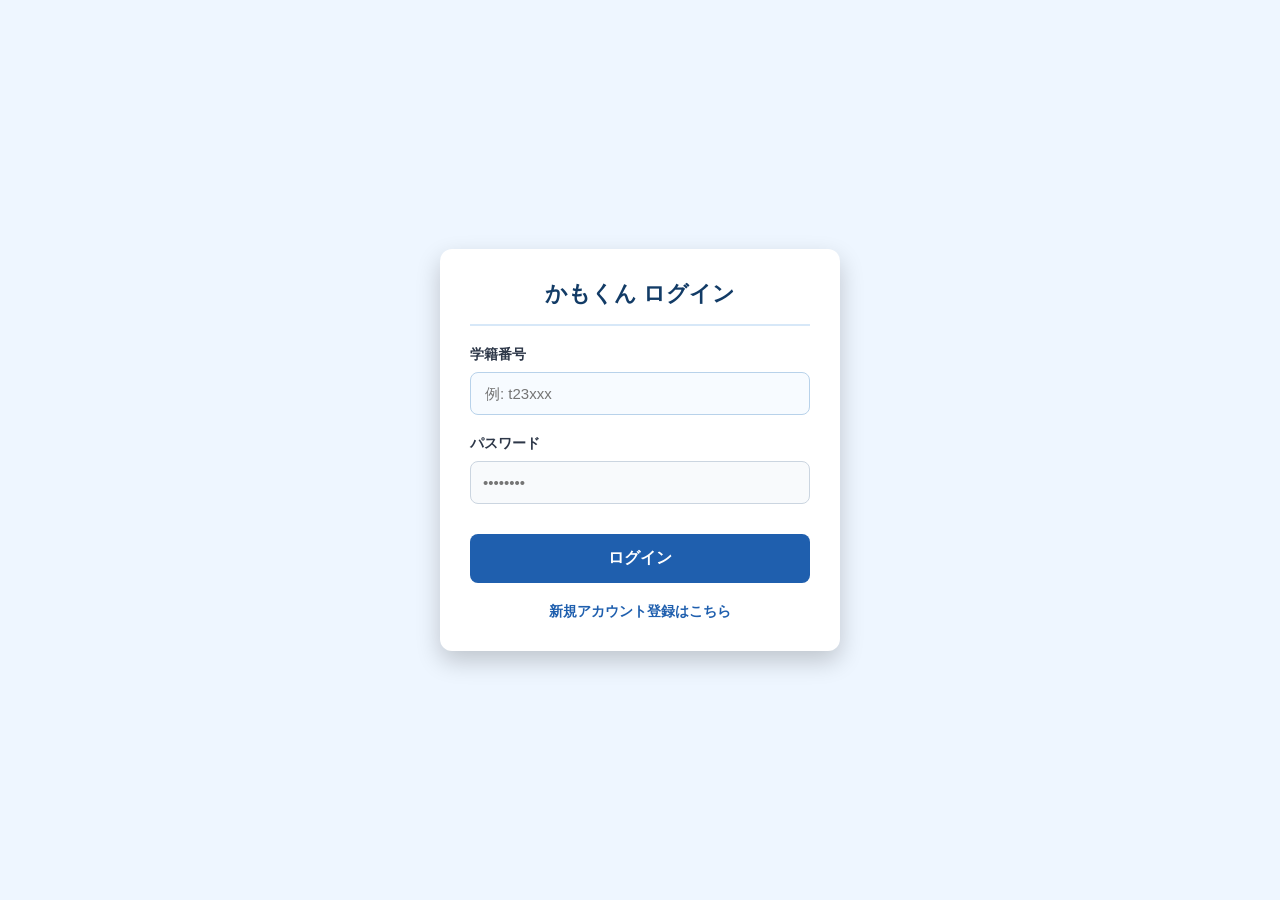
<file: login.html>
<!DOCTYPE html>
<html lang="ja">
<head>
    <meta charset="UTF-8">
    <title>ログイン - かもくん</title>
    <link rel="stylesheet" href="style.css">
    <style>
        html, body {
            height: 100vh;
            display: flex;
            justify-content: center;
            align-items: center;
            background: #eef6ff;
            margin: 0;
            padding: 0;
            font-family: sans-serif;
        }
        .container {
            width: 100%;
            max-width: 400px;
            background: white;
            padding: 30px;
            border-radius: 12px;
            box-shadow: 0 10px 25px rgba(0,0,0,0.2);
        }
        .error-message {
            color: #e74c3c;
            font-size: 14px;
            margin-bottom: 15px;
            text-align: center;
            display: none;
            background: #fdf2f2;
            padding: 10px;
            border-radius: 6px;
            border: 1px solid #fde8e8;
        }
        .form-group {
            margin-bottom: 20px;
        }
        .form-group label {
            display: block;
            margin-bottom: 8px;
            font-weight: bold;
            color: #2d3748;
        }
        .form-control {
            width: 100%;
            padding: 12px;
            border: 1px solid #cbd5e0;
            border-radius: 8px;
            background-color: #f8fafc;
            font-size: 15px;
            box-sizing: border-box;
        }
        #login-btn {
            background: #1f5fae;
            color: white;
            border: none;
            padding: 14px;
            border-radius: 8px;
            cursor: pointer;
            font-weight: bold;
            font-size: 16px;
            width: 100%;
            transition: background 0.2s;
        }
        #login-btn:hover {
            background: #174b8a;
        }
    </style>
</head>
<body>

    <div class="container">
        <h2 style="text-align: center; margin-bottom: 20px; color: #123b66;">かもくん ログイン</h2>
        <div id="error-msg" class="error-message"></div>

        <div class="form-group">
            <label for="studentId">学籍番号</label>
            <input type="text" id="studentId" class="form-control" placeholder="例: t23xxx" autocomplete="username">
        </div>

        <div class="form-group">
            <label for="password">パスワード</label>
            <input type="password" id="password" class="form-control" placeholder="••••••••" autocomplete="current-password">
        </div>

        <button id="login-btn" onclick="login()">ログイン</button>
        
        <div style="text-align: center; margin-top: 20px; font-size: 14px;">
            <a href="register.html" style="color: #1f5fae; font-weight: 600; text-decoration: none;">新規アカウント登録はこちら</a>
        </div>
    </div>

    <!-- 必要なスクリプトの読み込み -->
    <iframe src="Database.html" id="db-iframe" style="display:none;"></iframe>
    <iframe src="User.html" id="user-iframe" style="display:none;"></iframe>
    <script src="auth.js"></script>
    <script>
    async function login() {
        const studentId = document.getElementById('studentId').value.trim();
        const password = document.getElementById('password').value.trim();
        const errorMsg = document.getElementById('error-msg');

        errorMsg.style.display = "none";

        if (!studentId || !password) {
            errorMsg.innerText = "学籍番号とパスワードを入力してください。";
            errorMsg.style.display = "block";
            return;
        }

        const loginBtn = document.getElementById('login-btn');
        loginBtn.disabled = true;
        loginBtn.innerText = "ログイン中...";

        try {
            // Database と User の定義を取得
            const dbFrame = document.getElementById('db-iframe').contentWindow;
            const userFrame = document.getElementById('user-iframe').contentWindow;

            if (!dbFrame.Database || !userFrame.User) {
                throw new Error("システムの初期化に失敗しました。");
            }

            const db = new dbFrame.Database();
            const user = new userFrame.User(db);

            // GAS連携ログイン処理の実行
            const result = await user.login(studentId, password);

            if (result.success) {
                console.log("ログイン成功。index.htmlへ遷移します...");
                window.location.replace('index.html');
            } else {
                errorMsg.innerText = result.error || "ログインに失敗しました。";
                errorMsg.style.display = "block";
                loginBtn.disabled = false;
                loginBtn.innerText = "ログイン";
            }
        } catch (e) {
            console.error("エラーが発生しました:", e);
            errorMsg.innerText = "通信エラーまたは初期化エラーが発生しました。";
            errorMsg.style.display = "block";
            loginBtn.disabled = false;
            loginBtn.innerText = "ログイン";
        }
    }
    </script>
</body>
</html>
</file>
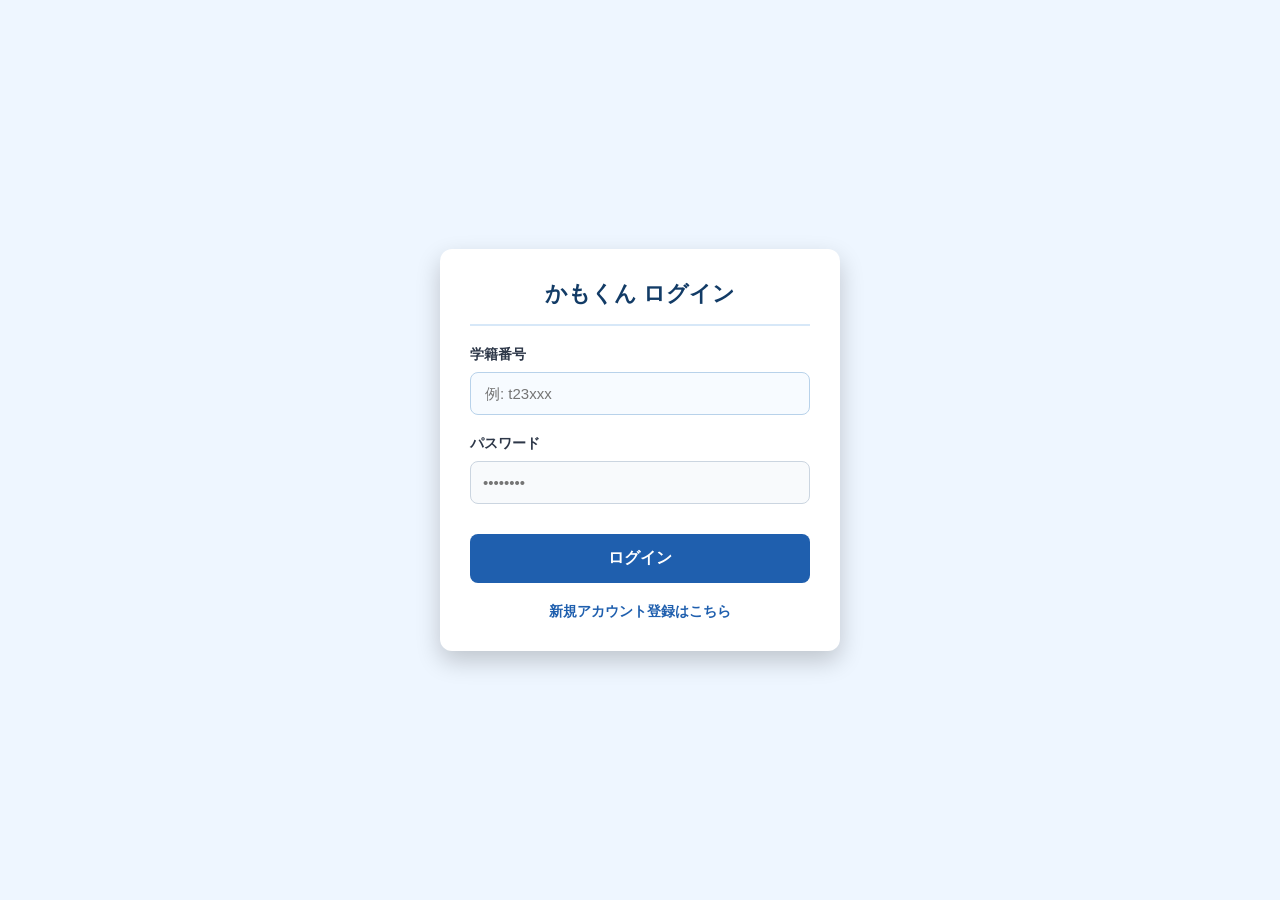
<file: logout.html>
<!DOCTYPE html>
<html>
<head>
    <meta charset="UTF-8">
    <title>ログアウト - かもくん</title>
</head>
<body>
    <script src="auth.js"></script>
    <script>
        clearAuth();
        window.top.location.replace('login.html');
    </script>
</body>
</html>
</file>
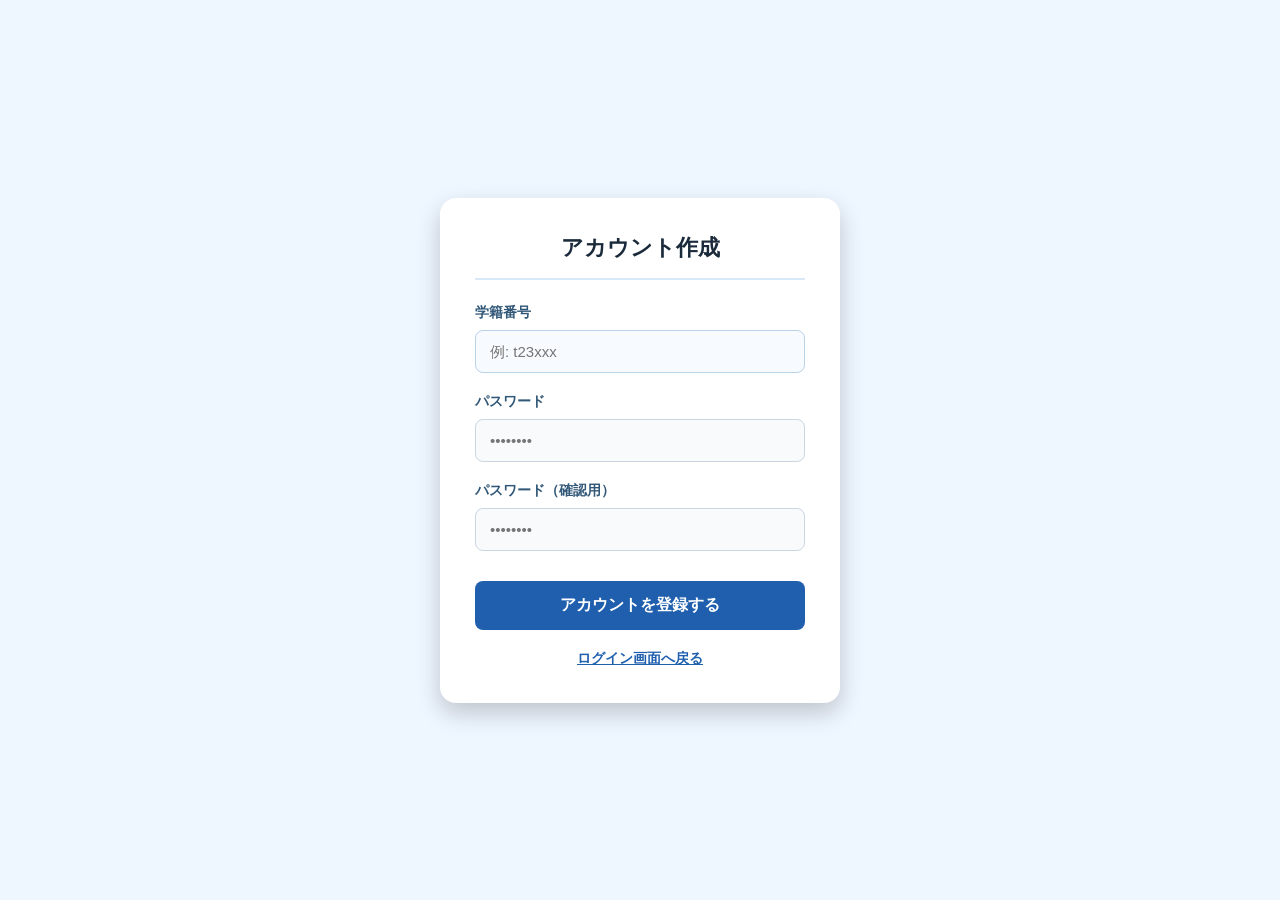
<file: register.html>
<!DOCTYPE html>
<html>
<head>
    <meta charset="UTF-8">
    <title>新規アカウント登録 - かもくん</title>
    <link rel="stylesheet" href="style.css">
    <style>
        /* 新規登録画面特有の中央寄せレイアウト調整 */
        html, body {
            height: 100vh;
            display: flex;
            justify-content: center;
            align-items: center;
            background: #eef6ff;
            margin: 0;
            padding: 0;
        }
        .container {
            margin: 0;
            width: 100%;
            max-width: 400px;
        }
        .error-message {
            color: #e74c3c;
            font-size: 14px;
            margin-bottom: 15px;
            text-align: center;
            display: none;
        }
        .success-message {
            color: #27ae60;
            font-size: 14px;
            margin-bottom: 15px;
            text-align: center;
            display: none;
        }
    </style>
</head>
<body>

    <div class="container">
        <h2>アカウント作成</h2>
        
        <!-- メッセージ表示エリア -->
        <div id="error-msg" class="error-message"></div>
        <div id="success-msg" class="success-message"></div>

        <div class="form-group">
            <label for="studentId">学籍番号</label>
            <input type="text" id="studentId" placeholder="例: t23xxx" autocomplete="username">
        </div>

        <div class="form-group">
            <label for="password">パスワード</label>
            <input type="password" id="password" placeholder="••••••••" style="width: 100%; padding: 12px 14px; border: 1px solid #cbd5e0; border-radius: 8px; background-color: #f8fafc; font-size: 15px; box-sizing: border-box;" autocomplete="new-password">
        </div>

        <div class="form-group">
            <label for="confirmPassword">パスワード（確認用）</label>
            <input type="password" id="confirmPassword" placeholder="••••••••" style="width: 100%; padding: 12px 14px; border: 1px solid #cbd5e0; border-radius: 8px; background-color: #f8fafc; font-size: 15px; box-sizing: border-box;" autocomplete="new-password">
        </div>

        <button id="register-btn" onclick="register()">アカウントを登録する</button>
        
        <div style="text-align: center; margin-top: 20px; font-size: 14px;">
            <a href="login.html" style="color: #1f5fae; text-transform: none; font-weight: 600;">ログイン画面へ戻る</a>
        </div>
    </div>

    <!-- 隠しフレーム（データ保存先・Database.htmlなどへの連携用ハブ） -->
    <iframe src="Repository.html" id="repo-iframe" style="display:none;"></iframe>

    <script>
    async function register() {
        const studentId = document.getElementById('studentId').value.trim();
        const password = document.getElementById('password').value.trim();
        const confirmPassword = document.getElementById('confirmPassword').value.trim();
        
        const errorMsg = document.getElementById('error-msg');
        const successMsg = document.getElementById('success-msg');
        const registerBtn = document.getElementById('register-btn');

        // エラー表示を初期リセット
        errorMsg.style.display = "none";
        successMsg.style.display = "none";

        // 1. バリデーションチェック
        if (!studentId || !password || !confirmPassword) {
            errorMsg.innerText = "すべての項目を入力してください。";
            errorMsg.style.display = "block";
            return;
        }

        if (password !== confirmPassword) {
            errorMsg.innerText = "パスワードと確認用パスワードが一致しません。";
            errorMsg.style.display = "block";
            return;
        }

        // 2. iframeリポジトリの準備確認
        const repoFrame = document.getElementById('repo-iframe').contentWindow;
        if (!repoFrame || !repoFrame.userRepo) {
            // 親画面のグローバルから探す（フォールバック）
            if (window.parent && window.parent.db) {
                // 直接登録ロジックへ
            } else {
                errorMsg.innerText = "システムの初期化中です。少々お待ちください。";
                errorMsg.style.display = "block";
                return;
            }
        }

        // 3. 登録処理の擬似実行（Databaseのモック配列へ追加）
        registerBtn.disabled = true;
        registerBtn.innerText = "登録処理中...";

        try {
            // Database.html内のDatabaseオブジェクトや擬似DBオブジェクトを取得
            const dbFrame = window.parent.document.getElementById('db-iframe') || 
                            repoFrame.document.getElementById('db-iframe');

            // まずDatabase APIが使えるか試す
            if (dbFrame && dbFrame.contentWindow && typeof dbFrame.contentWindow.Database === 'function') {
                const db = new dbFrame.contentWindow.Database();
                const res = await db.request('createUser', { studentId, password });
                if (!res || res.success === false) {
                    console.error('createUser API 応答:', res);
                    const serverMsg = res && (res.error || res.message || JSON.stringify(res));
                    errorMsg.innerText = serverMsg ? `登録に失敗しました: ${serverMsg}` : '登録に失敗しました。';
                    errorMsg.style.display = 'block';
                    registerBtn.disabled = false;
                    registerBtn.innerText = 'アカウントを登録する';
                    return;
                }

                // 保存して自動ログイン（パスワードは保存しない）
                const normalizedUser = { studentId: studentId, isAnonymous: false };
                try {
                    if (typeof saveCurrentUser === 'function') {
                        saveCurrentUser(normalizedUser, false);
                    } else if (window.parent && typeof window.parent.saveCurrentUser === 'function') {
                        window.parent.saveCurrentUser(normalizedUser, false);
                    } else {
                        sessionStorage.setItem('currentUser', JSON.stringify(normalizedUser));
                        localStorage.setItem('currentUser', JSON.stringify(normalizedUser));
                    }
                } catch (e) {
                    console.warn('currentUser 保存に失敗しました:', e);
                }

                // 成功メッセージ表示
                successMsg.innerText = 'アカウント登録が完了しました！自動ログインします...';
                successMsg.style.display = 'block';
                registerBtn.style.backgroundColor = '#27ae60';
                registerBtn.innerText = '登録完了';
                setTimeout(() => { location.href = 'login.html'; }, 1500);
                return;
            }

            // Database APIが使えない場合のフォールバック（window.db / window.parent.db）
            let targetDb = window.parent && window.parent.db ? window.parent.db : window.db;
            if (dbFrame && dbFrame.contentWindow && dbFrame.contentWindow.db) {
                targetDb = dbFrame.contentWindow.db;
            }

            if (!targetDb || !Array.isArray(targetDb.users)) {
                targetDb = { users: [] };
            }

            // 重複チェック
            const isDuplicate = targetDb.users.some(u => u.studentId === studentId);
            if (isDuplicate) {
                errorMsg.innerText = 'この学籍番号は既に登録されています。';
                errorMsg.style.display = 'block';
                registerBtn.disabled = false;
                registerBtn.innerText = 'アカウントを登録する';
                return;
            }

            // 新規ユーザーを追加して可能なら永続化
            targetDb.users.push({ studentId: studentId, password: password });
            try {
                if (targetDb.save && typeof targetDb.save === 'function') {
                    targetDb.save();
                } else {
                    // localStorageへ保存
                    localStorage.setItem('kamokun_users', JSON.stringify(targetDb.users));
                    if (window.parent && window.parent.db) window.parent.db.users = targetDb.users;
                    window.db = window.db || {};
                    window.db.users = targetDb.users;
                }
            } catch (e) {
                console.warn('保存に失敗しました:', e);
            }

            // 保存して自動ログイン（パスワードは保存しない）
            const normalizedUser = { studentId: studentId, isAnonymous: false };
            try {
                if (typeof saveCurrentUser === 'function') {
                    saveCurrentUser(normalizedUser, false);
                } else if (window.parent && typeof window.parent.saveCurrentUser === 'function') {
                    window.parent.saveCurrentUser(normalizedUser, false);
                } else {
                    sessionStorage.setItem('currentUser', JSON.stringify(normalizedUser));
                    localStorage.setItem('currentUser', JSON.stringify(normalizedUser));
                }
            } catch (e) {
                console.warn('currentUser 保存に失敗しました:', e);
            }

            // 成功メッセージ表示
            successMsg.innerText = 'アカウント登録が完了しました！自動ログインします...';
            successMsg.style.display = 'block';
            registerBtn.style.backgroundColor = '#27ae60';
            registerBtn.innerText = '登録完了';
            setTimeout(() => { location.href = 'login.html'; }, 1500);

        } catch (e) {
            console.error(e);
            errorMsg.innerText = "登録中にエラーが発生しました。時間をおいて再度お試しください。";
            errorMsg.style.display = "block";
            registerBtn.disabled = false;
            registerBtn.innerText = "アカウントを登録する";
        }
    }
    </script>
</body>
</html>
</file>
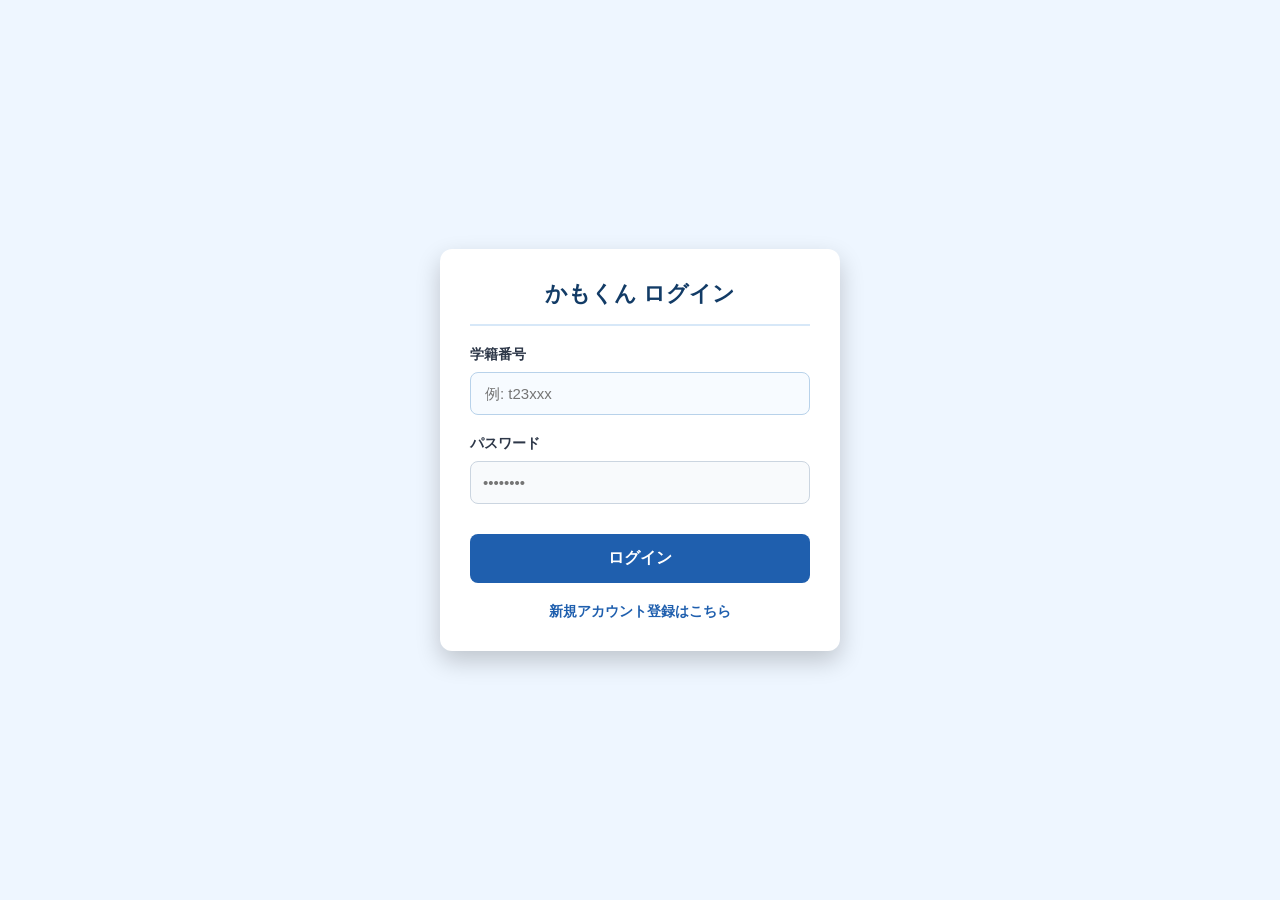
<file: report.html>
<!DOCTYPE html>
<html lang="ja">
<head>
    <meta charset="UTF-8">
    <title>講義レビューの投稿 - かもくん</title>
    <link rel="stylesheet" href="style.css">
    <script src="auth.js"></script>
    <script>
        (function() {
            if (!requireAuth()) {
                return;
            }
        })();
    </script>
    <style>
        /* ヘッダー直貼りデザイン */
        .direct-header {
            background: #123b66;
            padding: 15px 40px;
            display: flex;
            justify-content: space-between;
            align-items: center;
            border-bottom: 3px solid #5ba7e8;
        }
        .logo {
            color: #ffffff;
            font-size: 20px;
            font-weight: bold;
            text-decoration: none;
        }
        .nav-menu {
            display: flex;
            gap: 20px;
            align-items: center;
        }
        .nav-link {
            color: #cbd5e0;
            text-decoration: none;
            font-weight: 600;
            font-size: 15px;
            transition: color 0.2s;
        }
        .nav-link:hover, .nav-link.active {
            color: #a9d8ff;
        }
        .btn-logout {
            background: #e53e3e;
            color: white;
            border: none;
            padding: 6px 15px;
            border-radius: 6px;
            cursor: pointer;
            font-weight: bold;
            font-size: 14px;
        }

        /* 投稿フォーム専用スタイル */
        .form-container {
            max-width: 600px;
            margin: 40px auto;
            background: #ffffff;
            padding: 30px;
            border-radius: 12px;
            box-shadow: 0 4px 15px rgba(0, 0, 0, 0.1);
        }
        .form-group {
            margin-bottom: 20px;
        }
        .form-group label {
            display: block;
            font-weight: bold;
            margin-bottom: 8px;
            color: #2d3748;
        }
        .form-control {
            width: 100%;
            padding: 12px;
            border: 1px solid #cbd5e0;
            border-radius: 8px;
            font-size: 15px;
            box-sizing: border-box;
            background-color: #f8fafc;
        }
        .btn-submit {
            background: #1f5fae;
            color: white;
            border: none;
            padding: 14px 20px;
            border-radius: 8px;
            cursor: pointer;
            font-weight: bold;
            font-size: 16px;
            width: 100%;
        }
    </style>
</head>
<body>

    <!-- ⚡ 各ページ直貼りヘッダー -->
    <header class="direct-header">
        <a href="index.html" class="logo">かもくん</a>
        <nav class="nav-menu">
            <a href="index.html" class="nav-link">メニュー選択</a>
            <a href="view.html" class="nav-link">レビュー一覧</a>
            <a href="report.html" class="nav-link active">レビュー投稿</a>
            <button class="btn-logout" onclick="logout()">ログアウト</button>
        </nav>
    </header>

    <div class="form-container">
        <h2 style="text-align: center; margin-bottom: 25px; color: #123b66;">講義レビューの投稿</h2>
        <form id="review-form" onsubmit="submitReview(event)">
            <!-- 分野 -->
            <div class="form-group">
                <label for="category">分野・系列</label>
                <select id="category" class="form-control" required>
                    <option value="" selected disabled>科目区分を選択してください</option>
                    <option value="選択科目">選択科目</option>
                    <option value="必修科目">必修科目</option>
                </select>
            </div>
            <!-- 科目名 -->
            <div class="form-group">
                <label for="subject">科目名</label>
                <input type="text" id="subject" class="form-control" placeholder="科目名を入力してください" required>
            </div>
            <!-- おすすめ度 -->
            <div class="form-group">
                <label for="rating">おすすめ度</label>
                <select id="rating" class="form-control">
                    <option value="5">★★★★★ (非常におすすめ)</option>
                    <option value="4">★★★★☆ (おすすめ)</option>
                    <option value="3">★★★☆☆ (普通)</option>
                    <option value="2">★★☆☆☆ (あまりおすすめしない)</option>
                    <option value="1">★☆☆☆☆ (おすすめしない)</option>
                </select>
            </div>
            <div class="form-group">
                <label for="reportRatio">小テスト・レポートの割合</label>
                <input type="text" id="reportRatio" class="form-control" placeholder="例: 小テスト30%・レポート20%">
            </div>
            <!-- 感想 -->
            <div class="form-group">
                <label for="comment">感想・アドバイス</label>
                <textarea id="comment" class="form-control" style="min-height: 120px;" placeholder="テストの傾向や、出席の重要さなどを自由に書いてください" required></textarea>
            </div>
            <!-- 匿名チェック -->
            <div class="form-group" style="display: flex; align-items: center; gap: 10px;">
                <input type="checkbox" id="anonymous" style="width: 20px; height: 20px; cursor: pointer;">
                <label for="anonymous" style="margin: 0; cursor: pointer;">匿名で投稿する</label>
            </div>
            <button type="submit" class="btn-submit" id="submit-btn">レビューを投稿する</button>
        </form>
    </div>

    <!-- データベース連携用iframe -->
    <iframe src="Database.html" id="db-iframe" style="display:none;"></iframe>
    <iframe src="Review.html" id="review-iframe" style="display:none;"></iframe>

    <script>
        function logout() {
            window.location.replace('logout.html');
        }

        async function submitReview(event) {
            event.preventDefault();
            
            const submitBtn = document.getElementById('submit-btn');
            submitBtn.disabled = true;
            submitBtn.innerText = "送信中...";

            const category = document.getElementById('category').value.trim();
            const subject = document.getElementById('subject').value.trim();
            const rating = document.getElementById('rating').value;
            const reportRatio = document.getElementById('reportRatio').value.trim();
            const comment = document.getElementById('comment').value.trim();
            const isAnonymous = document.getElementById('anonymous').checked;
            
            const currentUser = getStoredUser() || { studentId: 'ゲスト' };
            saveCurrentUser(currentUser, isAnonymous);

            const postUserId = isAnonymous ? '匿名' : currentUser.studentId;
            const fullSubject = category ? `【${category}】${subject}` : subject;

            try {
                const dbFrame = document.getElementById('db-iframe').contentWindow;
                const reviewFrame = document.getElementById('review-iframe').contentWindow;
                
                if (!dbFrame.Database || !reviewFrame.Review) {
                    throw new Error("システムの初期化に失敗しました。少し待ってから再度お試しください。");
                }

                const db = new dbFrame.Database();
                const reviewAPI = new reviewFrame.Review(db);

                // レビュー作成処理の実行
                const result = await reviewAPI.create(postUserId, fullSubject, rating, comment, reportRatio);

                if (result.success || result.status === 'success' || !result.error) {
                    alert("投稿が完了しました！（一覧へ遷移します）");
                    window.location.href = 'view.html';
                } else {
                    alert("エラー: " + (result.error || "投稿に失敗しました"));
                    submitBtn.disabled = false;
                    submitBtn.innerText = "レビューを投稿する";
                }
            } catch (e) {
                console.error("エラー:", e);
                alert("通信エラーが発生しました。");
                submitBtn.disabled = false;
                submitBtn.innerText = "レビューを投稿する";
            }
        }
    </script>
</body>
</html>
</file>
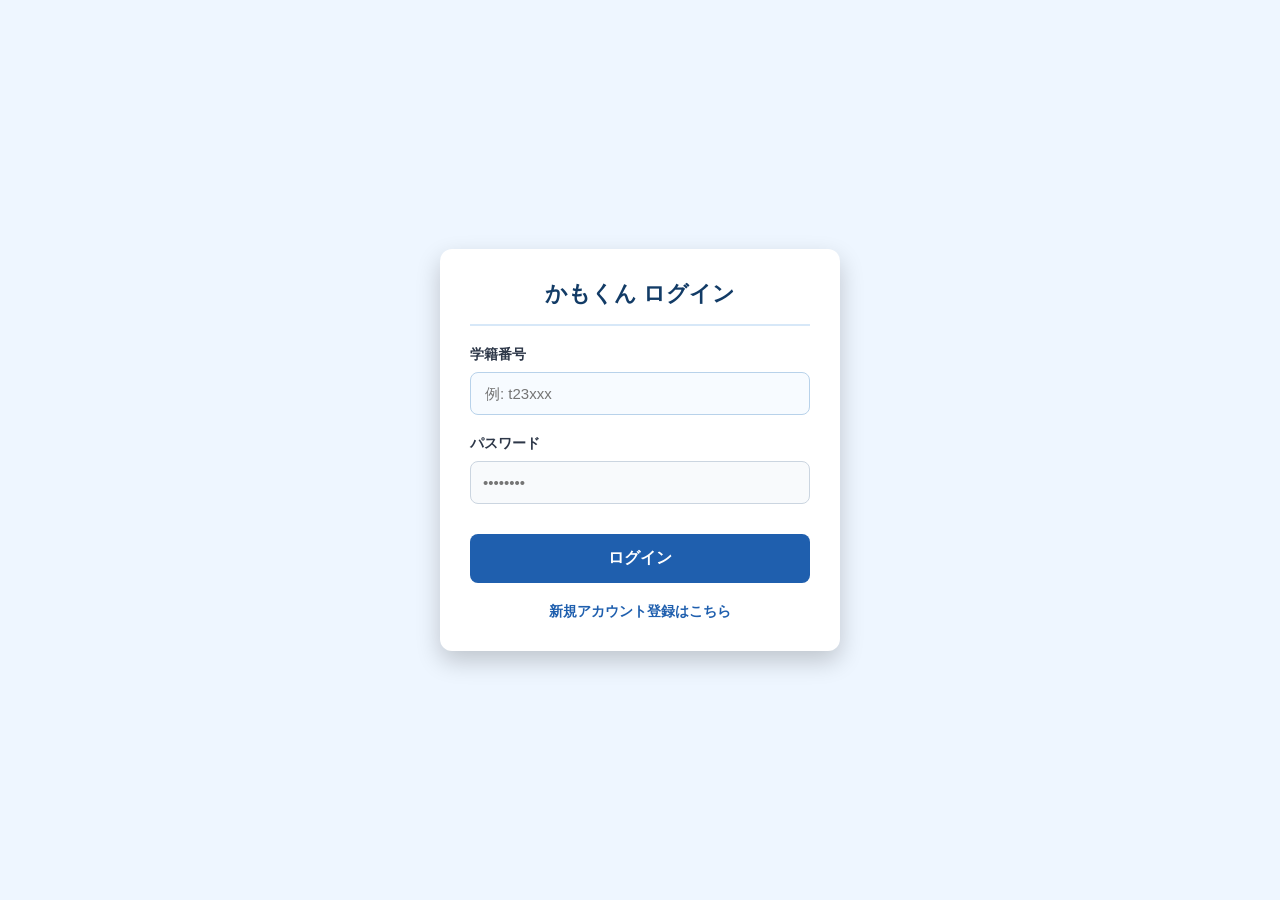
<file: view.html>
<!DOCTYPE html>
<html lang="ja">
<head>
    <meta charset="UTF-8">
    <title>レビュー一覧 - かもくん</title>
    <link rel="stylesheet" href="style.css">
    <script src="auth.js"></script>
    <script>
        (function() {
            if (typeof requireAuth === 'function' && !requireAuth()) {
                return;
            }
        })();
    </script>
    <style>
        .direct-header {
            background: #123b66;
            padding: 15px 40px;
            display: flex;
            justify-content: space-between;
            align-items: center;
            border-bottom: 3px solid #5ba7e8;
        }
        .logo {
            color: #ffffff;
            font-size: 20px;
            font-weight: bold;
            text-decoration: none;
        }
        .nav-menu {
            display: flex;
            gap: 20px;
            align-items: center;
        }
        .nav-link {
            color: #cbd5e0;
            text-decoration: none;
            font-weight: 600;
            font-size: 15px;
            transition: color 0.2s;
        }
        .nav-link:hover, .nav-link.active {
            color: #a9d8ff;
        }
        .btn-logout {
            background: #e53e3e;
            color: white;
            border: none;
            padding: 6px 15px;
            border-radius: 6px;
            cursor: pointer;
            font-weight: bold;
            font-size: 14px;
        }
        .review-card {
            background: #ffffff;
            border-radius: 12px;
            padding: 20px;
            margin-bottom: 20px;
            box-shadow: 0 4px 6px rgba(0,0,0,0.05);
            border: 1px solid #e2e8f0;
            transition: opacity 0.3s;
        }
        .review-header {
            display: flex;
            justify-content: space-between;
            color: #718096;
            font-size: 14px;
            margin-bottom: 10px;
            border-bottom: 1px solid #f7fafc;
            padding-bottom: 8px;
        }
        .review-body {
            font-size: 16px;
            color: #2d3748;
            line-height: 1.6;
            margin-bottom: 15px;
        }
        .action-area {
            display: flex;
            align-items: center;
            justify-content: space-between;
            border-top: 1px solid #edf2f7;
            padding-top: 12px;
            margin-bottom: 5px;
        }
        .action-left {
            display: flex;
            gap: 10px;
            align-items: center;
        }
        /* ★いいねボタン（オフ・オン時のスタイル） */
        .like-btn {
            background: #fff;
            border: 1px solid #cbd5e0;
            padding: 5px 14px;
            border-radius: 20px;
            cursor: pointer;
            font-size: 14px;
            font-weight: bold;
            color: #4a5568;
            transition: all 0.2s;
        }
        .like-btn.liked {
            background: #ebf8ff;
            border-color: #3182ce;
            color: #3182ce;
        }
        /* ★ピン留めボタン（オフ・オン時のスタイル） */
        .pin-btn {
            background: none;
            border: none;
            color: #cbd5e0;
            cursor: pointer;
            font-size: 22px;
            padding: 0 5px;
            line-height: 1;
            transition: color 0.2s;
        }
        .pin-btn.active {
            color: #ecc94b;
        }
        .delete-btn {
            background: none;
            border: none;
            color: #e53e3e;
            cursor: pointer;
            font-size: 13px;
            font-weight: bold;
            padding: 5px;
            transition: opacity 0.2s;
        }
        .delete-btn:hover {
            text-decoration: underline;
            opacity: 0.8;
        }
        .loading-message { text-align: center; padding: 40px; color: #718096; font-size: 18px; }
    </style>
</head>
<body>
    <header class="direct-header">
        <a href="index.html" class="logo">かもくん</a>
        <nav class="nav-menu">
            <a href="index.html" class="nav-link">メニュー選択</a>
            <a href="View.html" class="nav-link active">レビュー一覧</a>
            <a href="report.html" class="nav-link">レビュー投稿</a>
            <a href="pin.html" class="nav-link">☆お気に入りリスト</a>
            <button class="btn-logout" onclick="logout()">ログアウト</button>
        </nav>
    </header>

    <div class="container" style="max-width: 800px; margin: 40px auto; padding: 20px;">
        <h2>みんなのレビュー一覧</h2>
        <div id="reviews-container">
            <div class="loading-message">読み込み中...</div>
        </div>
    </div>

    <iframe src="Database.html" id="db-iframe" style="display:none;"></iframe>
    <iframe src="Review.html" id="review-iframe" style="display:none;"></iframe>

    <script>
        function logout() { window.location.replace('logout.html'); }
        
        function escapeHTML(str) {
            if (!str) return '';
            return str.toString().replace(/[&<>'"]/g, 
                tag => ({ '&': '&amp;', '<': '&lt;', '>': '&gt;', "'": '&#39;', '"': '&quot;' }[tag] || tag)
            );
        }

        function getStars(rating) {
            const num = parseInt(rating) || 3;
            return '★'.repeat(num) + '☆'.repeat(5 - num);
        }

        function waitForIframeLoad(iframeId, targetObjectName) {
            return new Promise(resolve => {
                const checkInterval = setInterval(() => {
                    const iframe = document.getElementById(iframeId);
                    if (iframe && iframe.contentWindow && iframe.contentWindow[targetObjectName]) {
                        clearInterval(checkInterval);
                        resolve();
                    }
                }, 50);
            });
        }

        function getAccountStorageKey(name, studentId) {
            return `${name}:${encodeURIComponent(studentId || 'guest')}`;
        }

        // 削除処理
        window.deletePost = async function(studentId, createdAt, reviewId) {
            if (!confirm("本当にこの投稿を削除しますか？\n（この操作は元に戻せません）")) return;

            const btn = document.querySelector(`#review-${reviewId} .delete-btn`);
            if(btn) {
                btn.innerText = "削除中...";
                btn.disabled = true;
            }

            try {
                const dbFrame = document.getElementById('db-iframe').contentWindow;
                const reviewFrame = document.getElementById('review-iframe').contentWindow;
                const db = new dbFrame.Database();
                const reviewAPI = new reviewFrame.Review(db);

                const result = await reviewAPI.delete(studentId, createdAt, reviewId);

                if (result.success) {
                    const card = document.getElementById(`review-${reviewId}`);
                    card.style.opacity = '0';
                    setTimeout(() => card.remove(), 300);
                } else {
                    throw new Error(result.error);
                }
            } catch(error) {
                alert("削除に失敗しました: " + error.message);
                if(btn) {
                    btn.innerText = "🗑️ 削除";
                    btn.disabled = false;
                }
            }
        };

        // ★修正：いいねの1人1回トグル処理
        window.likePost = async function(studentId, createdAt, reviewId) {
            const btn = document.querySelector(`#review-${reviewId} .like-btn`);
            if (!btn) return;

            const currentUser = getStoredUser() || {};
            const likedPostsKey = getAccountStorageKey('likedPosts', currentUser.studentId);
            let likedPosts = JSON.parse(localStorage.getItem(likedPostsKey) || '[]');
            const postKey = `${studentId}_${createdAt}`;

            btn.disabled = true;

            try {
                const dbFrame = document.getElementById('db-iframe').contentWindow;
                const reviewFrame = document.getElementById('review-iframe').contentWindow;
                const db = new dbFrame.Database();
                const reviewAPI = new reviewFrame.Review(db);

                const result = await reviewAPI.toggleLike(studentId, createdAt, currentUser.studentId || '', reviewId);

                if (result.success) {
                    if (result.liked) {
                        likedPosts.push(postKey);
                        btn.classList.add('liked');
                    } else {
                        // いいね解除
                        likedPosts = likedPosts.filter(key => key !== postKey);
                        btn.classList.remove('liked');
                    }
                    localStorage.setItem(likedPostsKey, JSON.stringify(likedPosts));
                    btn.innerHTML = `👍 ${result.likes}`;
                } else {
                    throw new Error(result.error);
                }
            } catch(error) {
                alert("処理に失敗しました: " + error.message);
            } finally {
                btn.disabled = false;
            }
        };

        // ★ピン留めトグル処理
        window.togglePin = function(reviewDataEncoded, reviewId) {
            const review = JSON.parse(decodeURIComponent(reviewDataEncoded));
            const currentUser = getStoredUser() || {};
            const pinnedReviewsKey = getAccountStorageKey('pinnedReviews', currentUser.studentId);
            let pinnedList = JSON.parse(localStorage.getItem(pinnedReviewsKey) || '[]');
            
            const index = pinnedList.findIndex(item => item.studentId === review.studentId && item.createdAt === review.createdAt);
            const btn = document.querySelector(`#review-${reviewId} .pin-btn`);

            if (index >= 0) {
                pinnedList.splice(index, 1);
                if(btn) {
                    btn.classList.remove('active');
                    btn.innerHTML = '☆';
                }
            } else {
                pinnedList.push(review);
                if(btn) {
                    btn.classList.add('active');
                    btn.innerHTML = '★';
                }
            }
            localStorage.setItem(pinnedReviewsKey, JSON.stringify(pinnedList));
        };

        document.addEventListener('DOMContentLoaded', async function() {
            const container = document.getElementById('reviews-container');
            
            const currentUser = (typeof getStoredUser === 'function') ? getStoredUser() : null;
            const currentStudentId = currentUser ? currentUser.studentId : '';

            // ローカルストレージから「いいね」「お気に入り」の状態を取得
            const likedPosts = JSON.parse(localStorage.getItem(getAccountStorageKey('likedPosts', currentStudentId)) || '[]');
            const pinnedList = JSON.parse(localStorage.getItem(getAccountStorageKey('pinnedReviews', currentStudentId)) || '[]');

            try {
                await Promise.all([
                    waitForIframeLoad('db-iframe', 'Database'),
                    waitForIframeLoad('review-iframe', 'Review')
                ]);

                const dbFrame = document.getElementById('db-iframe').contentWindow;
                const reviewFrame = document.getElementById('review-iframe').contentWindow;
                const db = new dbFrame.Database();
                const reviewAPI = new reviewFrame.Review(db);

                const result = await reviewAPI.getAll();
                if (result.success === false) throw new Error(result.error || "GASエラー");

                let reviewsData = (result.data || result || []).filter(review => review.studentId && review.createdAt);
                if (reviewsData.length === 0) {
                    container.innerHTML = '<div class="loading-message">投稿されたレビューはまだありません。</div>';
                    return;
                }

                container.innerHTML = '';

                reviewsData.forEach((review, index) => {
                    const author = review.studentId || '不明';
                    const reviewId = review.id || `gen-${index}`;
                    const subject = review.subject || '未設定';
                    const rating = review.rating || 3;
                    const comment = review.comment || '';
                    const date = review.createdAt || '';
                    const likes = review.likes || 0; // デフォルトは0
                    const reportRatio = review.reportRatio || '';

                    // 1人1回いいね判定
                    const postKey = `${author}_${date}`;
                    const isLiked = Array.isArray(review.likedBy)
                        ? review.likedBy.includes(currentStudentId)
                        : likedPosts.includes(postKey);
                    const likeClass = isLiked ? 'like-btn liked' : 'like-btn';

                    // ピン留め判定
                    const isPinned = pinnedList.some(item => item.studentId === author && item.createdAt === date);
                    const pinIcon = isPinned ? '★' : '☆';
                    const pinClass = isPinned ? 'pin-btn active' : 'pin-btn';

                    const isMyPost = (currentStudentId === author);
                    const isAdmin = (currentStudentId === 'J24025');
                    const deleteBtnHTML = (isMyPost || isAdmin) 
                        ? `<button class="delete-btn" onclick="deletePost('${author}', '${date}', '${reviewId}')">🗑️ 削除</button>` 
                        : '';

                    const encodedReview = encodeURIComponent(JSON.stringify(review));

                    const cardHTML = `
                        <div class="review-card" id="review-${reviewId}">
                            <div class="review-header">
                                <span>投稿者: ${escapeHTML(author)}</span>
                                <span>${escapeHTML(date)}</span>
                            </div>
                            <div class="review-body">
                                <strong>${escapeHTML(subject)}</strong><br>
                                <span style="color: #d69e2e; font-size: 14px;">おすすめ度: ${getStars(rating)}</span><br><br>
                                ${reportRatio ? `<span style="font-size: 14px;"><strong>小テスト・レポート割合:</strong> ${escapeHTML(reportRatio)}</span><br><br>` : ''}
                                ${escapeHTML(comment).replace(/\n/g, '<br>')}
                            </div>
                            <div class="action-area">
                                <div class="action-left">
                                    <button class="${likeClass}" onclick="likePost('${author}', '${date}', '${reviewId}')">👍 ${likes}</button>
                                    <button class="${pinClass}" onclick="togglePin('${encodedReview}', '${reviewId}')">${pinIcon}</button>
                                </div>
                                ${deleteBtnHTML}
                            </div>
                        </div>
                    `;
                    container.insertAdjacentHTML('beforeend', cardHTML);
                });

            } catch (error) {
                console.error("エラー:", error);
                container.innerHTML = `<div class="loading-message" style="color: #e53e3e;">レビューの取得に失敗しました。<br>詳細: ${error.message}</div>`;
            }
        });
    </script>
</body>
</html>
</file>
<file: style.css>
/* ==========================================
   1. 画面全体のリセット（位置ズレの根本解消）
   ========================================== */
html, body {
    margin: 0;
    padding: 0;
    width: 100%;
    min-height: 100vh;
    font-family: 'Helvetica Neue', Arial, 'Hiragino Kaku Gothic ProN', sans-serif;
    background: #eef6ff;
    color: #18324f;
    display: flex;
    flex-direction: column; /* ヘッダーを上、中身を下へ正しく並べる */
    align-items: center;
    box-sizing: border-box;
}

/* ==========================================
   2. ヘッダー iframe の完全横幅リセット
   ========================================== */
iframe[src="header.html"] {
    width: 100% !important;
    max-width: 100% !important;
    height: 70px !important;
    border: none !important;
    margin: 0 !important;
    padding: 0 !important;
    background: rgba(255, 255, 255, 0.95);
    box-shadow: 0 2px 10px rgba(0,0,0,0.1);
    position: relative;
    z-index: 100;
}

/* ==========================================
   3. メイン白ボックス（中央配置・ごちゃつき解消）
   ========================================== */
.container {
    width: 90%;
    max-width: 600px;
    margin: 40px auto; /* 上下に適度な余白 */
    padding: 35px;
    background: #ffffff;
    border-radius: 16px;
    box-shadow: 0 10px 25px rgba(0, 0, 0, 0.2);
    box-sizing: border-box;
}

/* タイトル */
h2 {
    margin: 0 0 24px 0;
    color: #1a2a3a;
    font-size: 22px;
    font-weight: 700;
    text-align: center;
    border-bottom: 2px solid #d7e8f8;
    padding-bottom: 15px;
}

/* ==========================================
   4. フォーム要素の統一デザイン
   ========================================== */
.form-group {
    margin-bottom: 20px;
    text-align: left; /* 文字を左寄せに固定 */
}

label {
    display: block;
    margin-bottom: 8px;
    font-weight: 600;
    color: #315878;
    font-size: 14px;
}

/* 入力枠のサイズと余白を完全に揃える */
input[type="text"],
input[type="number"],
select,
textarea {
    width: 100% !important;
    padding: 12px 14px !important;
    border: 1px solid #b8d2ea !important;
    border-radius: 8px !important;
    background-color: #f7fbff !important;
    font-size: 15px !important;
    color: #18324f !important;
    transition: all 0.2s ease;
    box-sizing: border-box !important;
}

/* 入力中（フォーカス時）のエフェクト */
input:focus, select:focus, textarea:focus {
    outline: none !important;
    border-color: #2878c8 !important;
    background-color: #ffffff !important;
    box-shadow: 0 0 0 3px rgba(40, 120, 200, 0.18) !important;
}

/* ==========================================
   5. ボタン・パーツデザイン
   ========================================== */
button {
    width: 100% !important;
    padding: 14px !important;
    background: #1f5fae !important;
    color: #ffffff !important;
    border: none !important;
    border-radius: 8px !important;
    font-size: 16px !important;
    font-weight: 600 !important;
    cursor: pointer !important;
    transition: background 0.2s ease !important;
    box-sizing: border-box !important;
    margin-top: 10px;
}

button:hover {
    background: #174b8a !important;
}

/* 閲覧画面（view.html）用のカード共通デザイン */
.sort-box {
    display: flex;
    align-items: center;
    background: #edf2f7;
    padding: 12px;
    border-radius: 8px;
    margin-bottom: 20px;
    gap: 10px;
}

.card {
    background: #ffffff;
    border: 1px solid #e2e8f0;
    padding: 20px;
    margin-bottom: 15px;
    border-radius: 10px;
    text-align: left;
}
</file>
